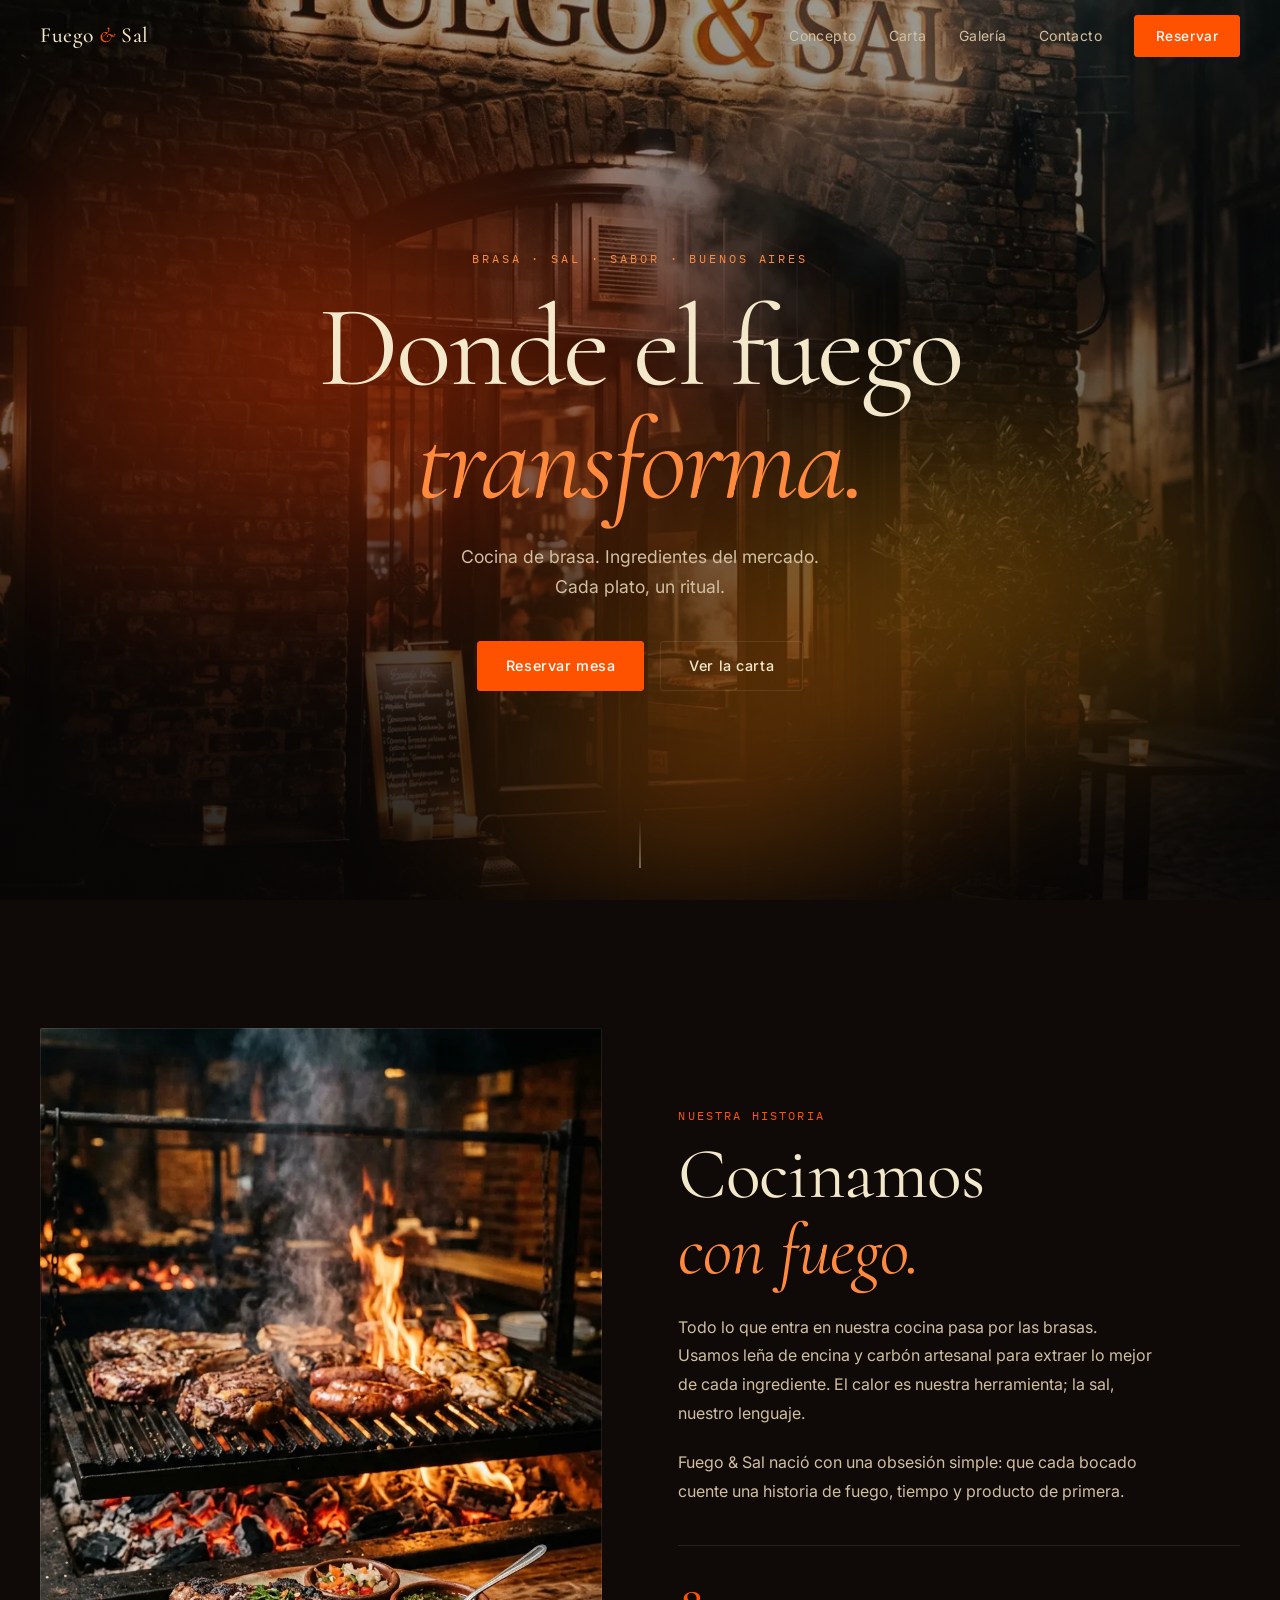
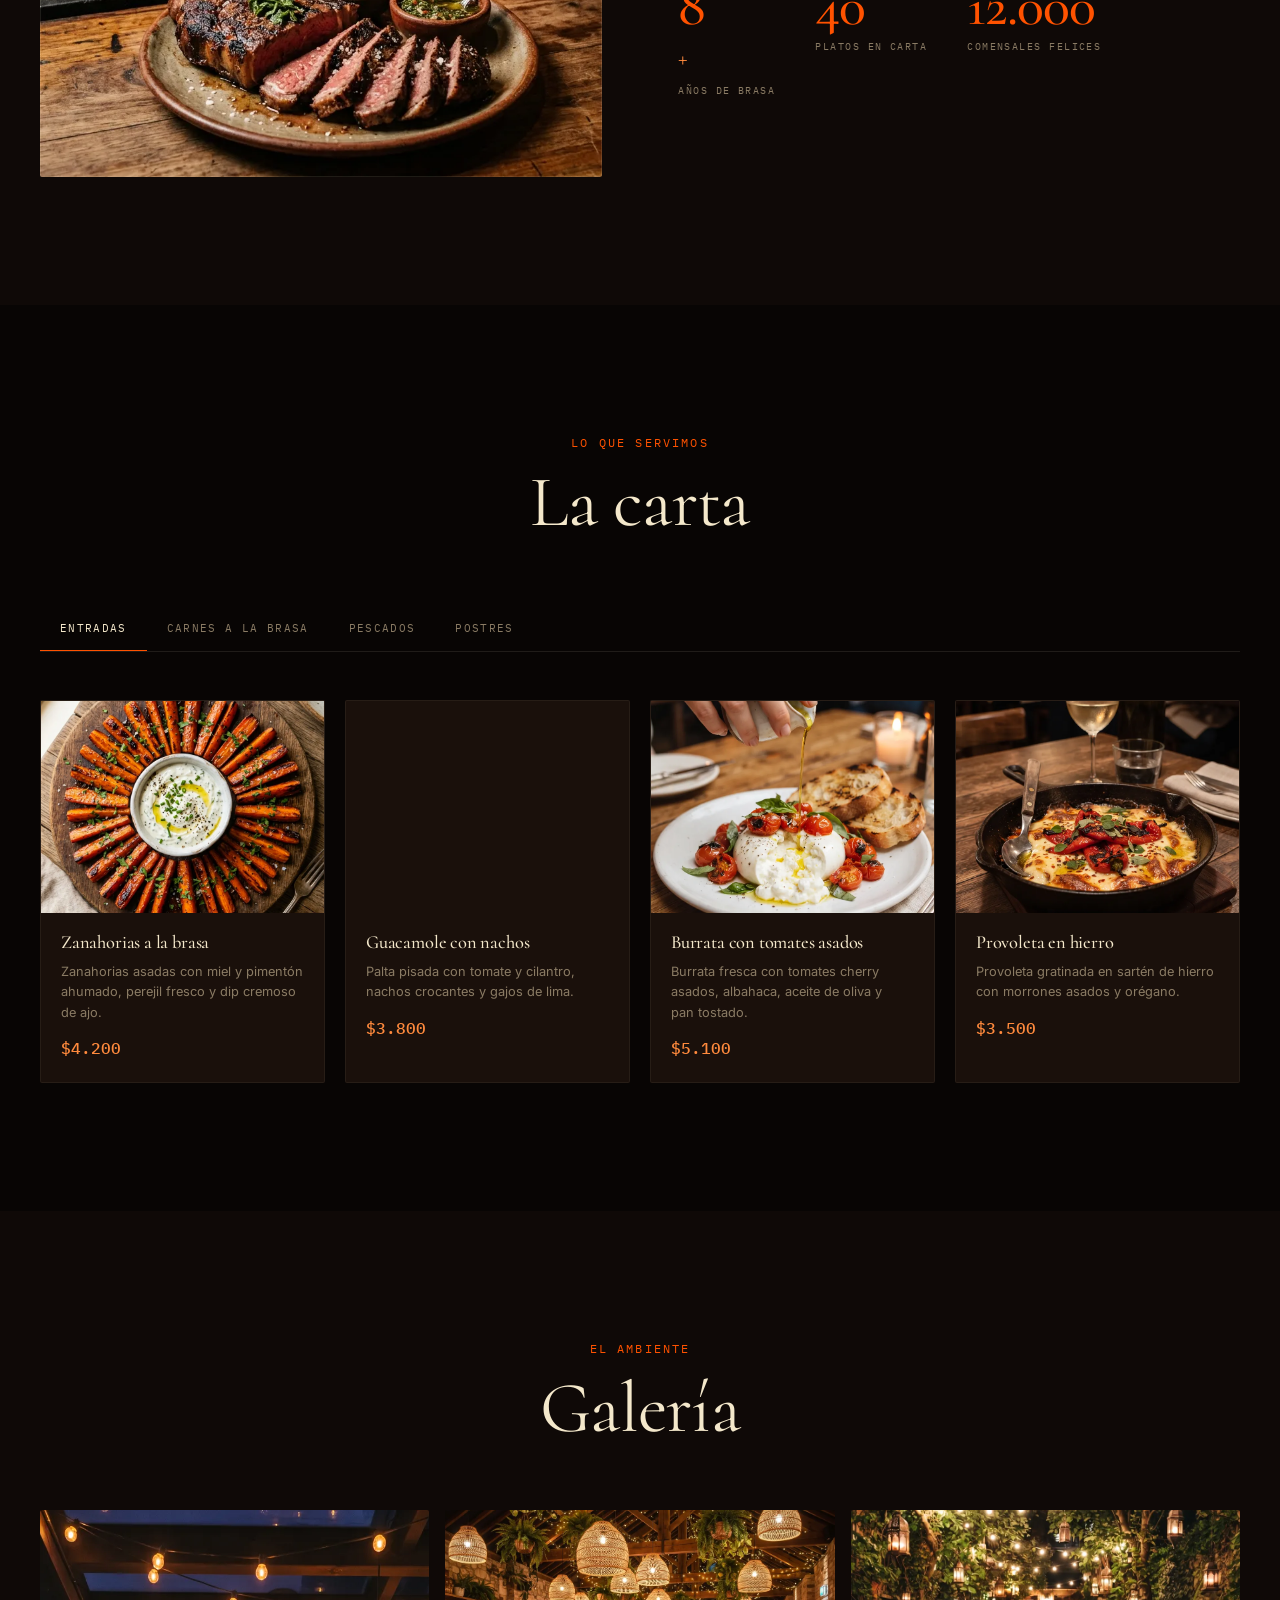
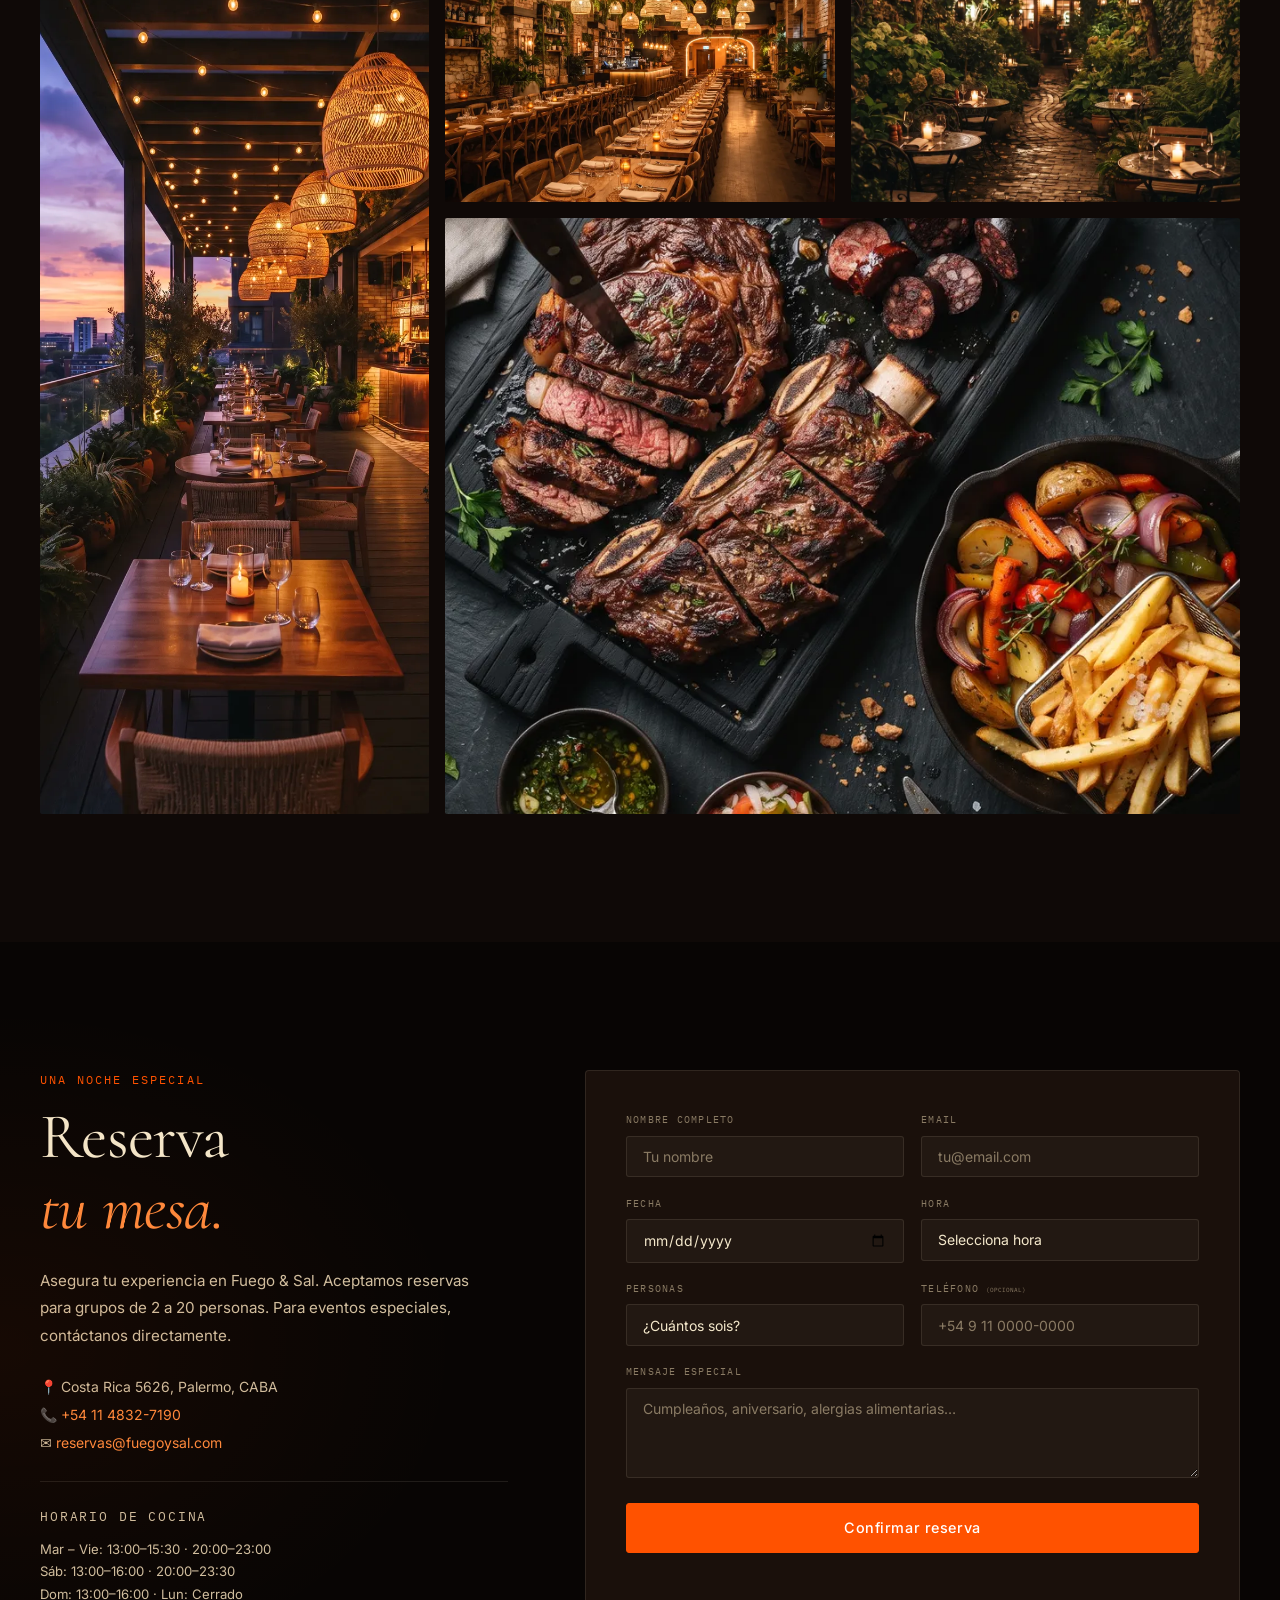
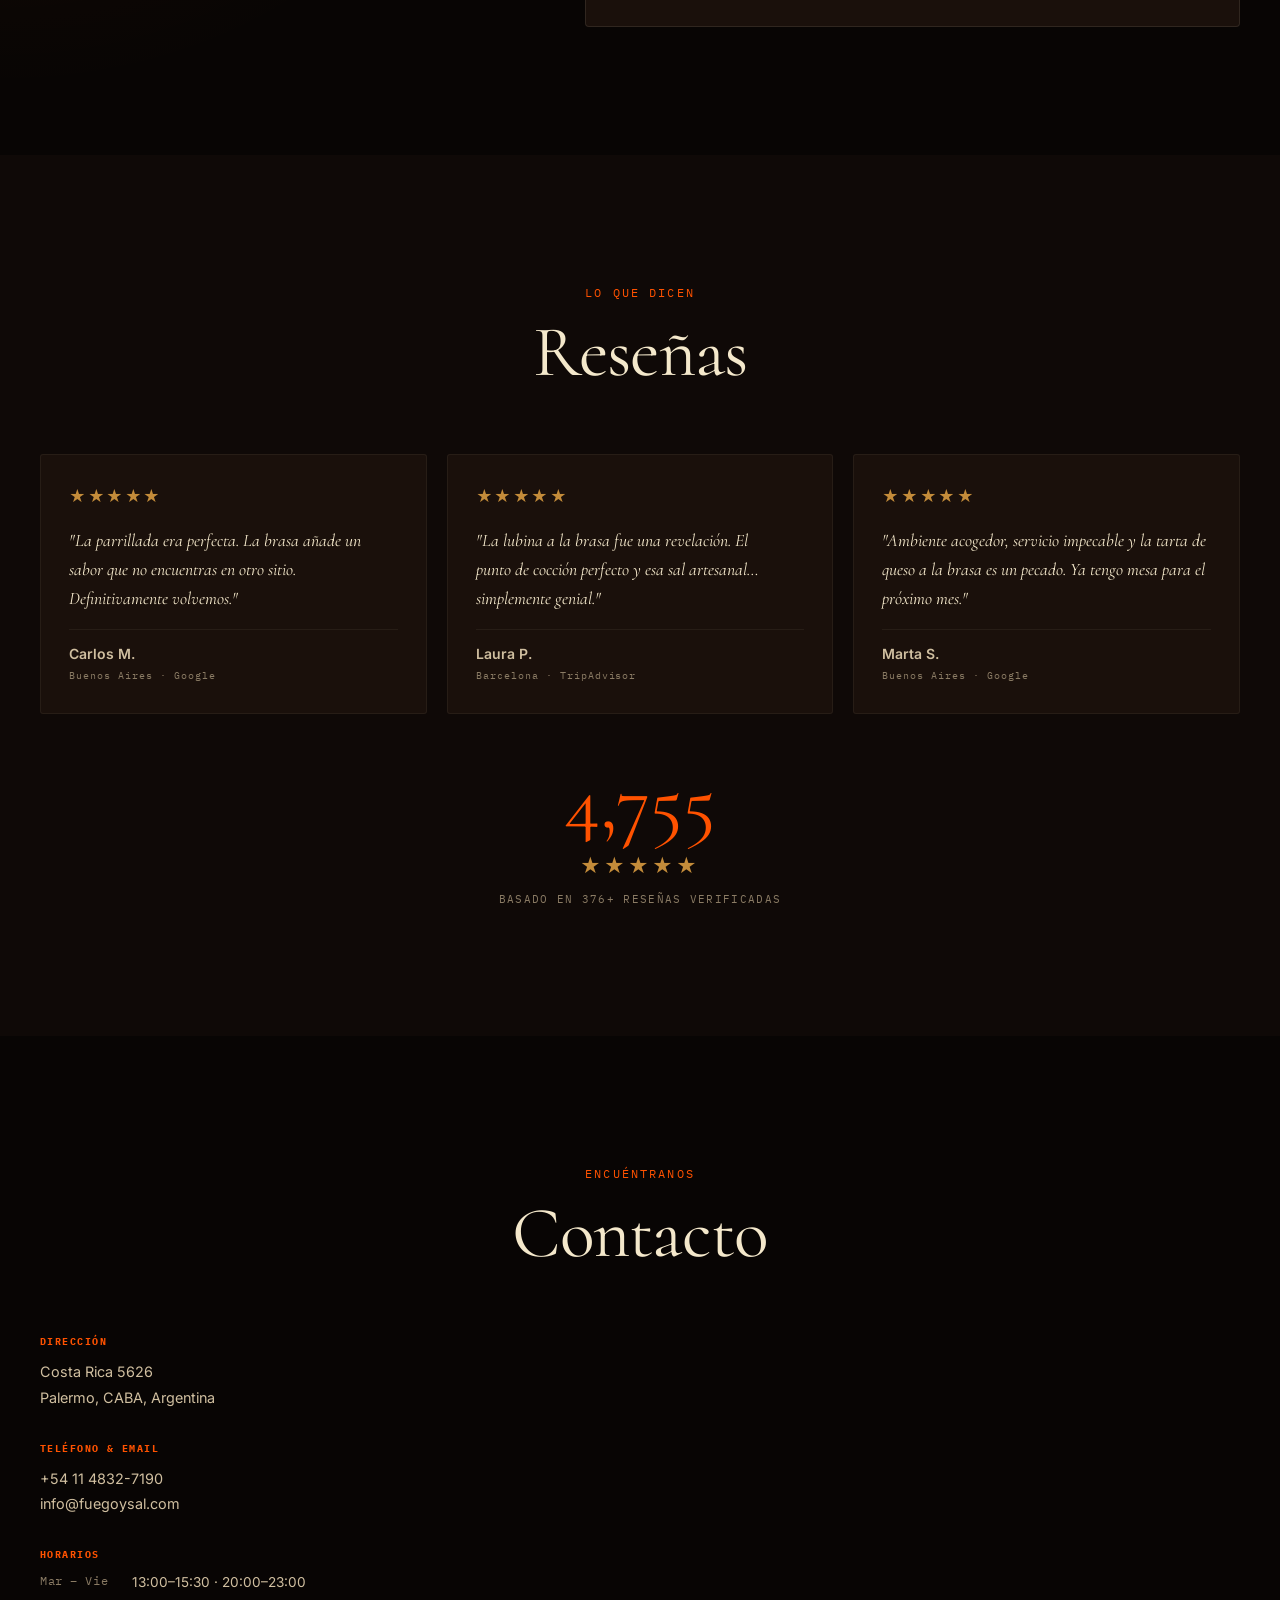
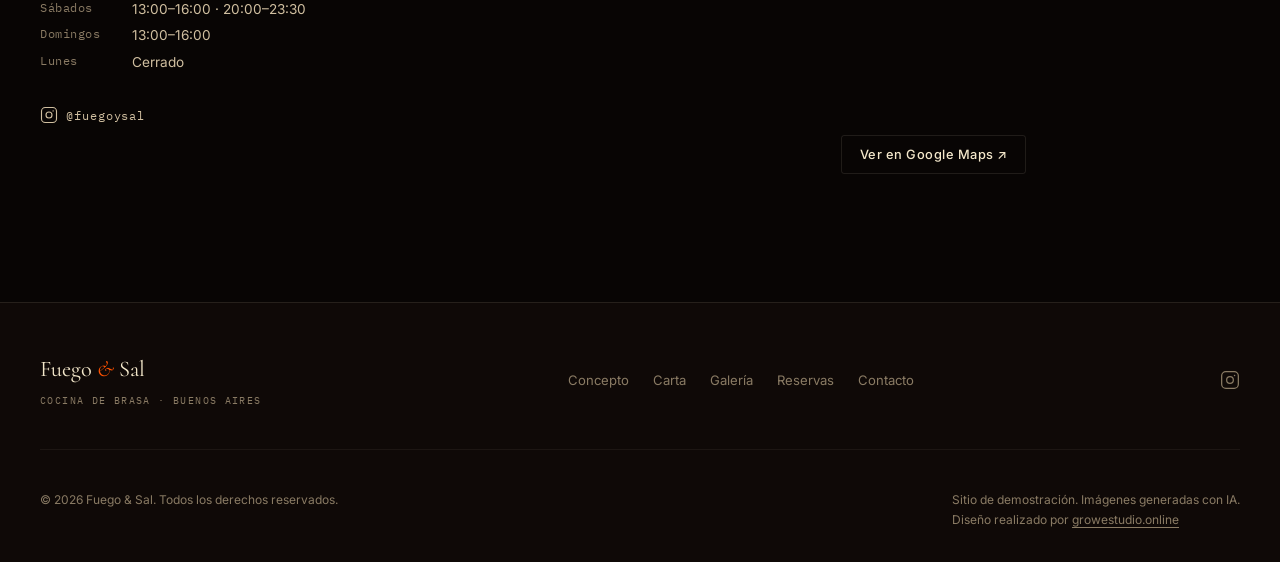
<file: index.html>
<!doctype html>
<html lang="es">
<head>
  <meta charset="UTF-8">
  <meta name="viewport" content="width=device-width, initial-scale=1.0">
  <meta name="description" content="Fuego &amp; Sal — Cocina de brasa en el corazón de Palermo, Buenos Aires. Carta de temporada, ingredientes del mercado, reservas online.">
  <title>Fuego &amp; Sal — Restaurante de Brasa · Buenos Aires</title>
    <meta name="robots" content="noindex, follow" />
    <link rel="canonical" href="https://fuego-sal.growestudio.workers.dev/" />

  <!-- Fonts -->
  <link rel="preconnect" href="https://fonts.googleapis.com">
  <link rel="preconnect" href="https://fonts.gstatic.com" crossorigin>
  <link rel="stylesheet" href="https://fonts.googleapis.com/css2?family=Cormorant:ital,wght@0,300;0,400;0,500;0,600;1,300;1,400;1,500;1,600&family=Inter:wght@300;400;500;600&family=IBM+Plex+Mono:wght@400;500&display=swap">

  <!-- Preload hero -->
  <link rel="preload" as="image" href="assets/img/hero.webp" fetchpriority="high">

  <!-- CSS -->
  <link rel="stylesheet" href="styles.css?v=20260519">
</head>
<body>

  <!-- Skip link -->
  <a class="skip-link" href="#main">Ir al contenido principal</a>

  <!-- ============================================================
       SPLASH
  ============================================================ -->
  <div class="splash" data-splash aria-hidden="true">
    <div class="splash-inner">
      <div class="splash-brand">
        <span class="splash-f">F</span>
        <span class="splash-amp">&amp;</span>
        <span class="splash-s">S</span>
      </div>
      <div class="splash-bar"></div>
    </div>
  </div>

  <!-- ============================================================
       NAV
  ============================================================ -->
  <header class="nav" data-nav>
    <a href="#inicio" class="nav-brand" aria-label="Fuego &amp; Sal — inicio">
      Fuego <span class="nav-amp">&amp;</span> Sal
    </a>
    <nav class="nav-links" aria-label="Navegación principal">
      <a href="#concepto" class="nav-link">Concepto</a>
      <a href="#carta" class="nav-link">Carta</a>
      <a href="#galeria" class="nav-link">Galería</a>
      <a href="#contacto" class="nav-link">Contacto</a>
    </nav>
    <a href="#reservas" class="btn btn-nav">Reservar</a>
    <button class="nav-burger" aria-label="Abrir menú" aria-expanded="false" aria-controls="nav-mobile">
      <span class="burger-line"></span>
      <span class="burger-line"></span>
      <span class="burger-line"></span>
    </button>
  </header>

  <!-- Mobile nav overlay -->
  <div class="nav-mobile" id="nav-mobile" role="dialog" aria-label="Menú móvil" aria-hidden="true">
    <button class="nav-mobile-close" aria-label="Cerrar menú">✕</button>
    <nav>
      <a href="#concepto" class="nav-mobile-link">Concepto</a>
      <a href="#carta" class="nav-mobile-link">Carta</a>
      <a href="#galeria" class="nav-mobile-link">Galería</a>
      <a href="#reservas" class="nav-mobile-link">Reservas</a>
      <a href="#contacto" class="nav-mobile-link">Contacto</a>
    </nav>
    <a href="#reservas" class="btn btn-primary btn-full">Reservar mesa</a>
  </div>

  <!-- ============================================================
       MAIN
  ============================================================ -->
  <main id="main">

    <!-- HERO -->
    <section class="hero" id="inicio" aria-label="Sección principal">
      <div class="hero-bg">
        <img
          src="assets/img/hero.webp"
          alt="Brasas ardientes en la parrilla de Fuego &amp; Sal"
          fetchpriority="high"
          loading="eager"
          decoding="sync"
        >
        <div class="hero-tint" aria-hidden="true"></div>
      </div>
      <div class="hero-mesh" aria-hidden="true"></div>
      <div class="hero-grain" aria-hidden="true"></div>

      <div class="hero-inner">
        <p class="hero-kicker">Brasa · Sal · Sabor · Buenos Aires</p>
        <h1 class="hero-title">
          Donde el fuego<br>
          <em>transforma.</em>
        </h1>
        <p class="hero-sub">
          Cocina de brasa. Ingredientes del mercado.<br>
          Cada plato, un ritual.
        </p>
        <div class="hero-actions">
          <a href="#reservas" class="btn btn-primary">Reservar mesa</a>
          <a href="#carta" class="btn btn-ghost">Ver la carta</a>
        </div>
      </div>

      <a href="#concepto" class="hero-scroll-cue" aria-label="Desplazarse hacia abajo">
        <span class="scroll-line" aria-hidden="true"></span>
      </a>
    </section>

    <!-- ============================================================
         CONCEPTO
    ============================================================ -->
    <section class="concepto" id="concepto" aria-label="Nuestro concepto">
      <div class="concepto-inner container">

        <div class="concepto-media reveal" data-reveal>
          <img
            src="assets/img/concept.webp"
            alt="Interior del restaurante con luz cálida y atmósfera íntima"
            loading="lazy"
            decoding="async"
          >
          <div class="concepto-media-frame" aria-hidden="true"></div>
        </div>

        <div class="concepto-text">
          <p class="eyebrow reveal" data-reveal>Nuestra historia</p>
          <h2 class="concepto-title reveal" data-reveal>
            Cocinamos<br><em>con fuego.</em>
          </h2>
          <p class="concepto-body reveal" data-reveal>
            Todo lo que entra en nuestra cocina pasa por las brasas. Usamos leña de encina y carbón artesanal para extraer lo mejor de cada ingrediente. El calor es nuestra herramienta; la sal, nuestro lenguaje.
          </p>
          <p class="concepto-body reveal" data-reveal>
            Fuego &amp; Sal nació con una obsesión simple: que cada bocado cuente una historia de fuego, tiempo y producto de primera.
          </p>
          <div class="concepto-stats" aria-label="Datos del restaurante">
            <div class="stat reveal" data-reveal>
              <span class="stat-num" data-count-to="8">8</span>
              <span class="stat-suffix">+</span>
              <span class="stat-label">años de brasa</span>
            </div>
            <div class="stat reveal" data-reveal>
              <span class="stat-num" data-count-to="40">40</span>
              <span class="stat-label">platos en carta</span>
            </div>
            <div class="stat reveal" data-reveal>
              <span class="stat-num" data-count-to="12000">12.000</span>
              <span class="stat-label">comensales felices</span>
            </div>
          </div>
        </div>

      </div>
    </section>

    <!-- ============================================================
         CARTA
    ============================================================ -->
    <section class="carta" id="carta" aria-label="Nuestra carta">
      <div class="container">

        <div class="section-head reveal" data-reveal>
          <p class="eyebrow">Lo que servimos</p>
          <h2>La carta</h2>
        </div>

        <!-- Tabs -->
        <div class="carta-tabs reveal" data-reveal role="tablist" aria-label="Categorías del menú">
          <button class="carta-tab is-active" role="tab" aria-selected="true"  aria-controls="tab-entradas" data-tab="entradas">Entradas</button>
          <button class="carta-tab" role="tab" aria-selected="false" aria-controls="tab-carnes"   data-tab="carnes">Carnes a la brasa</button>
          <button class="carta-tab" role="tab" aria-selected="false" aria-controls="tab-pescados" data-tab="pescados">Pescados</button>
          <button class="carta-tab" role="tab" aria-selected="false" aria-controls="tab-postres"  data-tab="postres">Postres</button>
        </div>

        <!-- Panel: Entradas -->
        <div class="carta-panel is-active" id="tab-entradas" role="tabpanel" data-panel="entradas">
          <div class="platos-grid">
            <article class="plato-card" data-tilt>
              <div class="plato-img">
                <img src="assets/img/entrada-1.webp" alt="Zanahorias a la brasa" loading="lazy" decoding="async">
              </div>
              <div class="plato-info">
                <h3 class="plato-name">Zanahorias a la brasa</h3>
                <p class="plato-desc">Zanahorias asadas con miel y pimentón ahumado, perejil fresco y dip cremoso de ajo.</p>
                <span class="plato-price">$4.200</span>
              </div>
            </article>
            <article class="plato-card" data-tilt>
              <div class="plato-img">
                <img src="assets/img/entrada-2.webp" alt="Guacamole con nachos" loading="lazy" decoding="async">
              </div>
              <div class="plato-info">
                <h3 class="plato-name">Guacamole con nachos</h3>
                <p class="plato-desc">Palta pisada con tomate y cilantro, nachos crocantes y gajos de lima.</p>
                <span class="plato-price">$3.800</span>
              </div>
            </article>
            <article class="plato-card" data-tilt>
              <div class="plato-img">
                <img src="assets/img/entrada-3.webp" alt="Burrata con tomates asados" loading="lazy" decoding="async">
              </div>
              <div class="plato-info">
                <h3 class="plato-name">Burrata con tomates asados</h3>
                <p class="plato-desc">Burrata fresca con tomates cherry asados, albahaca, aceite de oliva y pan tostado.</p>
                <span class="plato-price">$5.100</span>
              </div>
            </article>
            <article class="plato-card" data-tilt>
              <div class="plato-img">
                <img src="assets/img/entrada-4.webp" alt="Provoleta en hierro" loading="lazy" decoding="async">
              </div>
              <div class="plato-info">
                <h3 class="plato-name">Provoleta en hierro</h3>
                <p class="plato-desc">Provoleta gratinada en sartén de hierro con morrones asados y orégano.</p>
                <span class="plato-price">$3.500</span>
              </div>
            </article>
          </div>
        </div>

        <!-- Panel: Carnes -->
        <div class="carta-panel" id="tab-carnes" role="tabpanel" data-panel="carnes" hidden>
          <div class="platos-grid">
            <article class="plato-card" data-tilt>
              <div class="plato-img">
                <img src="assets/img/plato-ensalada.webp" alt="Tabla parrillera para compartir" loading="lazy" decoding="async">
              </div>
              <div class="plato-info">
                <h3 class="plato-name">Tabla parrillera para compartir</h3>
                <p class="plato-desc">Bife en lonchas, chorizos, choclo asado y papas fritas, con salsas para acompañar.</p>
                <span class="plato-price">$12.800</span>
              </div>
            </article>
            <article class="plato-card" data-tilt>
              <div class="plato-img">
                <img src="assets/img/concept.webp" alt="Vacío a la parrilla" loading="lazy" decoding="async">
              </div>
              <div class="plato-info">
                <h3 class="plato-name">Vacío a la parrilla</h3>
                <p class="plato-desc">Vacío cocido a la leña, cortado en lonchas y servido con chimichurri de hierbas frescas.</p>
                <span class="plato-price">$8.900</span>
              </div>
            </article>
            <article class="plato-card" data-tilt>
              <div class="plato-img">
                <img src="assets/img/plato-carne.webp" alt="Parrillada completa" loading="lazy" decoding="async">
              </div>
              <div class="plato-info">
                <h3 class="plato-name">Parrillada completa</h3>
                <p class="plato-desc">Bife ancho, asado, chorizo y morcilla, con chimichurri, salsa criolla, vegetales y papas fritas.</p>
                <span class="plato-price">$11.200</span>
              </div>
            </article>
            <article class="plato-card" data-tilt>
              <div class="plato-img">
                <img src="assets/img/cocktail.webp" alt="Brochette a la brasa" loading="lazy" decoding="async">
              </div>
              <div class="plato-info">
                <h3 class="plato-name">Brochette a la brasa</h3>
                <p class="plato-desc">Cubos de carne con morrón, cebolla morada y tomates cherry, asados sobre las brasas.</p>
                <span class="plato-price">$9.600</span>
              </div>
            </article>
          </div>
        </div>

        <!-- Panel: Pescados -->
        <div class="carta-panel" id="tab-pescados" role="tabpanel" data-panel="pescados" hidden>
          <div class="platos-grid">
            <article class="plato-card" data-tilt>
              <div class="plato-img">
                <img src="assets/img/pescado-1.webp" alt="Pescado entero a la brasa" loading="lazy" decoding="async">
              </div>
              <div class="plato-info">
                <h3 class="plato-name">Pescado entero a la brasa</h3>
                <p class="plato-desc">Pescado entero con la piel crocante, chimichurri de hierbas, lima y salsa picante.</p>
                <span class="plato-price">$10.400</span>
              </div>
            </article>
            <article class="plato-card" data-tilt>
              <div class="plato-img">
                <img src="assets/img/pescado-2.webp" alt="Pescado blanco con langostinos" loading="lazy" decoding="async">
              </div>
              <div class="plato-info">
                <h3 class="plato-name">Pescado blanco con langostinos</h3>
                <p class="plato-desc">Filet de pescado sellado con langostinos al ajillo sobre salsa bisque.</p>
                <span class="plato-price">$8.200</span>
              </div>
            </article>
            <article class="plato-card" data-tilt>
              <div class="plato-img">
                <img src="assets/img/pescado-3.webp" alt="Salmón con langostinos" loading="lazy" decoding="async">
              </div>
              <div class="plato-info">
                <h3 class="plato-name">Salmón con langostinos</h3>
                <p class="plato-desc">Salmón grillado con langostinos y tomates secos, sobre puré de papas, espinaca y manteca de limón.</p>
                <span class="plato-price">$9.800</span>
              </div>
            </article>
            <article class="plato-card" data-tilt>
              <div class="plato-img">
                <img src="assets/img/pescado-4.webp" alt="Tabla de mariscos" loading="lazy" decoding="async">
              </div>
              <div class="plato-info">
                <h3 class="plato-name">Tabla de mariscos</h3>
                <p class="plato-desc">Langostinos, pulpo y rabas a la parrilla con limón, alioli y salsa de morrones.</p>
                <span class="plato-price">$7.600</span>
              </div>
            </article>
          </div>
        </div>

        <!-- Panel: Postres -->
        <div class="carta-panel" id="tab-postres" role="tabpanel" data-panel="postres" hidden>
          <div class="platos-grid">
            <article class="plato-card" data-tilt>
              <div class="plato-img">
                <img src="assets/img/postre-1.webp" alt="Volcán de chocolate" loading="lazy" decoding="async">
              </div>
              <div class="plato-info">
                <h3 class="plato-name">Volcán de chocolate</h3>
                <p class="plato-desc">Corazón de chocolate fundente con frambuesas, arándanos y cacao.</p>
                <span class="plato-price">$2.800</span>
              </div>
            </article>
            <article class="plato-card" data-tilt>
              <div class="plato-img">
                <img src="assets/img/postre-2.webp" alt="Brownie con helado" loading="lazy" decoding="async">
              </div>
              <div class="plato-info">
                <h3 class="plato-name">Brownie con helado</h3>
                <p class="plato-desc">Brownie tibio con helado de vainilla, salsa de chocolate y nueces tostadas.</p>
                <span class="plato-price">$2.600</span>
              </div>
            </article>
            <article class="plato-card" data-tilt>
              <div class="plato-img">
                <img src="assets/img/postre-3.webp" alt="Torta de chocolate" loading="lazy" decoding="async">
              </div>
              <div class="plato-info">
                <h3 class="plato-name">Torta de chocolate</h3>
                <p class="plato-desc">Capas de bizcochuelo y crema de chocolate, cubierta con ganache.</p>
                <span class="plato-price">$2.200</span>
              </div>
            </article>
            <article class="plato-card" data-tilt>
              <div class="plato-img">
                <img src="assets/img/postre-4.webp" alt="Panqueques con frutos rojos" loading="lazy" decoding="async">
              </div>
              <div class="plato-info">
                <h3 class="plato-name">Panqueques con frutos rojos</h3>
                <p class="plato-desc">Pila de panqueques esponjosos con frutillas, arándanos y azúcar impalpable.</p>
                <span class="plato-price">$2.400</span>
              </div>
            </article>
          </div>
        </div>

      </div>
    </section>

    <!-- ============================================================
         GALERÍA
    ============================================================ -->
    <section class="galeria" id="galeria" aria-label="Galería de imágenes">
      <div class="container">
        <div class="section-head reveal" data-reveal>
          <p class="eyebrow">El ambiente</p>
          <h2>Galería</h2>
        </div>
        <div class="galeria-grid">
          <figure class="galeria-item galeria-item--tall reveal" data-reveal>
            <img src="assets/img/galeria-1.webp" alt="Terraza del restaurante al atardecer" loading="lazy" decoding="async">
            <figcaption class="galeria-caption">Sala principal</figcaption>
          </figure>
          <figure class="galeria-item reveal" data-reveal>
            <img src="assets/img/galeria-2.webp" alt="Salón principal con lámparas de mimbre" loading="lazy" decoding="async">
            <figcaption class="galeria-caption">Nuestra cocina</figcaption>
          </figure>
          <figure class="galeria-item reveal" data-reveal>
            <img src="assets/img/galeria-3.webp" alt="Patio iluminado con guirnaldas de noche" loading="lazy" decoding="async">
            <figcaption class="galeria-caption">Terraza</figcaption>
          </figure>
          <figure class="galeria-item galeria-item--wide reveal" data-reveal>
            <img src="assets/img/plato-carne.webp" alt="Parrillada completa recién servida" loading="lazy" decoding="async">
            <figcaption class="galeria-caption">Nuestra especialidad</figcaption>
          </figure>
        </div>
      </div>
    </section>

    <!-- ============================================================
         RESERVAS
    ============================================================ -->
    <section class="reservas" id="reservas" aria-label="Formulario de reservas">
      <div class="reservas-inner container">

        <div class="reservas-text">
          <p class="eyebrow reveal" data-reveal>Una noche especial</p>
          <h2 class="reveal" data-reveal>Reserva<br><em>tu mesa.</em></h2>
          <p class="reservas-body reveal" data-reveal>
            Asegura tu experiencia en Fuego &amp; Sal. Aceptamos reservas para grupos de 2 a 20 personas. Para eventos especiales, contáctanos directamente.
          </p>
          <address class="reservas-meta reveal" data-reveal>
            <p><span aria-hidden="true">📍</span> Costa Rica 5626, Palermo, CABA</p>
            <p><span aria-hidden="true">📞</span> <a href="tel:+541148327190">+54 11 4832-7190</a></p>
            <p><span aria-hidden="true">✉</span> <a href="mailto:reservas@fuegoysal.com">reservas@fuegoysal.com</a></p>
          </address>
          <div class="reservas-horario reveal" data-reveal>
            <p class="horario-label">Horario de cocina</p>
            <p>Mar – Vie: 13:00–15:30 · 20:00–23:00</p>
            <p>Sáb: 13:00–16:00 · 20:00–23:30</p>
            <p>Dom: 13:00–16:00 · Lun: Cerrado</p>
          </div>
        </div>

        <div class="reservas-form-wrap reveal" data-reveal>
          <form class="reservas-form" id="form-reservas" novalidate aria-label="Formulario de reserva">
            <div class="form-row">
              <div class="form-field">
                <label for="f-nombre">Nombre completo</label>
                <input type="text" id="f-nombre" name="nombre" placeholder="Tu nombre" required autocomplete="name">
              </div>
              <div class="form-field">
                <label for="f-email">Email</label>
                <input type="email" id="f-email" name="email" placeholder="tu@email.com" required autocomplete="email">
              </div>
            </div>
            <div class="form-row">
              <div class="form-field">
                <label for="f-fecha">Fecha</label>
                <input type="date" id="f-fecha" name="fecha" required>
              </div>
              <div class="form-field">
                <label for="f-hora">Hora</label>
                <select id="f-hora" name="hora" required>
                  <option value="">Selecciona hora</option>
                  <optgroup label="Mediodía">
                    <option value="13:00">13:00</option>
                    <option value="13:30">13:30</option>
                    <option value="14:00">14:00</option>
                    <option value="14:30">14:30</option>
                  </optgroup>
                  <optgroup label="Noche">
                    <option value="20:00">20:00</option>
                    <option value="20:30">20:30</option>
                    <option value="21:00">21:00</option>
                    <option value="21:30">21:30</option>
                    <option value="22:00">22:00</option>
                  </optgroup>
                </select>
              </div>
            </div>
            <div class="form-row">
              <div class="form-field">
                <label for="f-personas">Personas</label>
                <select id="f-personas" name="personas" required>
                  <option value="">¿Cuántos sois?</option>
                  <option value="1">1 persona</option>
                  <option value="2">2 personas</option>
                  <option value="3">3 personas</option>
                  <option value="4">4 personas</option>
                  <option value="5">5 personas</option>
                  <option value="6">6 personas</option>
                  <option value="7">7 personas</option>
                  <option value="8+">8 o más</option>
                </select>
              </div>
              <div class="form-field">
                <label for="f-tel">Teléfono <span class="field-optional">(opcional)</span></label>
                <input type="tel" id="f-tel" name="telefono" placeholder="+54 9 11 0000-0000" autocomplete="tel">
              </div>
            </div>
            <div class="form-field form-field--full">
              <label for="f-mensaje">Mensaje especial</label>
              <textarea id="f-mensaje" name="mensaje" placeholder="Cumpleaños, aniversario, alergias alimentarias…" rows="3"></textarea>
            </div>
            <button type="submit" class="btn btn-primary btn-submit" id="btn-submit">
              <span class="btn-text">Confirmar reserva</span>
              <span class="btn-loading" aria-hidden="true">Enviando…</span>
              <svg class="btn-check" viewBox="0 0 24 24" fill="none" stroke="currentColor" stroke-width="2.5" stroke-linecap="round" stroke-linejoin="round" aria-hidden="true">
                <polyline points="20 6 9 17 4 12"></polyline>
              </svg>
            </button>
            <p class="form-notice" role="alert" aria-live="polite" aria-atomic="true"></p>
          </form>
        </div>

      </div>
    </section>

    <!-- ============================================================
         RESEÑAS
    ============================================================ -->
    <section class="resenas" id="resenas" aria-label="Reseñas de clientes">
      <div class="container">
        <div class="section-head reveal" data-reveal>
          <p class="eyebrow">Lo que dicen</p>
          <h2>Reseñas</h2>
        </div>
        <div class="resenas-grid">
          <article class="resena-card reveal" data-reveal>
            <div class="resena-stars" aria-label="5 estrellas de 5">★★★★★</div>
            <blockquote>
              <p>"La parrillada era perfecta. La brasa añade un sabor que no encuentras en otro sitio. Definitivamente volvemos."</p>
            </blockquote>
            <footer class="resena-autor">
              <strong>Carlos M.</strong>
              <span>Buenos Aires · Google</span>
            </footer>
          </article>
          <article class="resena-card reveal" data-reveal>
            <div class="resena-stars" aria-label="5 estrellas de 5">★★★★★</div>
            <blockquote>
              <p>"La lubina a la brasa fue una revelación. El punto de cocción perfecto y esa sal artesanal… simplemente genial."</p>
            </blockquote>
            <footer class="resena-autor">
              <strong>Laura P.</strong>
              <span>Barcelona · TripAdvisor</span>
            </footer>
          </article>
          <article class="resena-card reveal" data-reveal>
            <div class="resena-stars" aria-label="5 estrellas de 5">★★★★★</div>
            <blockquote>
              <p>"Ambiente acogedor, servicio impecable y la tarta de queso a la brasa es un pecado. Ya tengo mesa para el próximo mes."</p>
            </blockquote>
            <footer class="resena-autor">
              <strong>Marta S.</strong>
              <span>Buenos Aires · Google</span>
            </footer>
          </article>
        </div>
        <div class="resenas-aggregate reveal" data-reveal>
          <span class="agg-num" data-count-to="4.8">4.8</span>
          <span class="agg-stars" aria-hidden="true">★★★★★</span>
          <span class="agg-label">Basado en <span data-count-to="380">380</span>+ reseñas verificadas</span>
        </div>
      </div>
    </section>

    <!-- ============================================================
         CONTACTO
    ============================================================ -->
    <section class="contacto" id="contacto" aria-label="Información de contacto">
      <div class="container">
        <div class="section-head reveal" data-reveal>
          <p class="eyebrow">Encuéntranos</p>
          <h2>Contacto</h2>
        </div>
        <div class="contacto-inner">
          <div class="contacto-info">
            <div class="info-block reveal" data-reveal>
              <h3>Dirección</h3>
              <address>
                Costa Rica 5626<br>
                Palermo, CABA, Argentina
              </address>
            </div>
            <div class="info-block reveal" data-reveal>
              <h3>Teléfono &amp; Email</h3>
              <p><a href="tel:+541148327190">+54 11 4832-7190</a></p>
              <p><a href="mailto:info@fuegoysal.com">info@fuegoysal.com</a></p>
            </div>
            <div class="info-block reveal" data-reveal>
              <h3>Horarios</h3>
              <dl class="horarios-lista">
                <dt>Mar – Vie</dt><dd>13:00–15:30 · 20:00–23:00</dd>
                <dt>Sábados</dt><dd>13:00–16:00 · 20:00–23:30</dd>
                <dt>Domingos</dt><dd>13:00–16:00</dd>
                <dt>Lunes</dt><dd>Cerrado</dd>
              </dl>
            </div>
            <div class="info-block info-social reveal" data-reveal>
              <a href="#" class="social-link" aria-label="Instagram de Fuego y Sal" rel="noopener noreferrer">
                <svg width="18" height="18" viewBox="0 0 24 24" fill="none" stroke="currentColor" stroke-width="1.5" aria-hidden="true">
                  <rect x="2" y="2" width="20" height="20" rx="5"></rect>
                  <circle cx="12" cy="12" r="4"></circle>
                  <circle cx="17.5" cy="6.5" r="0.9" fill="currentColor" stroke="none"></circle>
                </svg>
                @fuegoysal
              </a>
            </div>
          </div>

          <div class="contacto-mapa reveal" data-reveal>
            <iframe
              src="https://maps.google.com/maps?q=Costa+Rica+5626,+Palermo,+Buenos+Aires,+Argentina&output=embed&z=16"
              width="100%"
              height="380"
              style="border:0;border-radius:3px;filter:saturate(0.7) contrast(1.1);"
              allowfullscreen=""
              loading="lazy"
              referrerpolicy="no-referrer-when-downgrade"
              title="Ubicación de Fuego &amp; Sal — Costa Rica 5626, Palermo, CABA"
              aria-label="Mapa de Google Maps mostrando Costa Rica 5626, Palermo, Buenos Aires"
            ></iframe>
            <div style="margin-top:.75rem;text-align:center;">
              <a href="https://maps.google.com/?q=Costa+Rica+5626+Palermo+Buenos+Aires+Argentina" target="_blank" rel="noopener noreferrer" class="btn btn-ghost btn-sm">Ver en Google Maps ↗</a>
            </div>
          </div>
        </div>
      </div>
    </section>

  </main>

  <!-- ============================================================
       FOOTER
  ============================================================ -->
  <footer class="footer" role="contentinfo">
    <div class="container">
      <div class="footer-top">
        <div class="footer-brand">
          <span class="footer-logo">Fuego <span class="footer-amp">&amp;</span> Sal</span>
          <p class="footer-tagline">Cocina de brasa · Buenos Aires</p>
        </div>
        <nav class="footer-nav" aria-label="Pie de página">
          <a href="#concepto">Concepto</a>
          <a href="#carta">Carta</a>
          <a href="#galeria">Galería</a>
          <a href="#reservas">Reservas</a>
          <a href="#contacto">Contacto</a>
        </nav>
        <div class="footer-social">
          <a href="#" aria-label="Instagram de Fuego y Sal" rel="noopener noreferrer">
            <svg width="20" height="20" viewBox="0 0 24 24" fill="none" stroke="currentColor" stroke-width="1.5" aria-hidden="true">
              <rect x="2" y="2" width="20" height="20" rx="5"></rect>
              <circle cx="12" cy="12" r="4"></circle>
              <circle cx="17.5" cy="6.5" r="0.9" fill="currentColor" stroke="none"></circle>
            </svg>
          </a>
        </div>
      </div>
      <div class="footer-bottom">
        <p>© 2026 Fuego &amp; Sal. Todos los derechos reservados.</p>
        <p class="footer-credits-note">
          Sitio de demostración. Imágenes generadas con IA.<br>
          Diseño realizado por <a href="https://growestudio.online" target="_blank" rel="noopener">growestudio.online</a>
        </p>
      </div>
    </div>
  </footer>

  <!-- Custom cursor (desktop only) -->
  <div class="cursor" aria-hidden="true">
    <div class="cursor-dot"></div>
    <div class="cursor-ring"></div>
  </div>

  <!-- Scripts: libs first, then data, then entry point -->
  <script defer src="lib/gsap.min.js?v=20260519"></script>
  <script defer src="lib/ScrollTrigger.min.js?v=20260519"></script>
  <script defer src="lib/manifest.js?v=20260519"></script>
  <script defer src="main.js?v=20260519"></script>

</body>
</html>
</file>
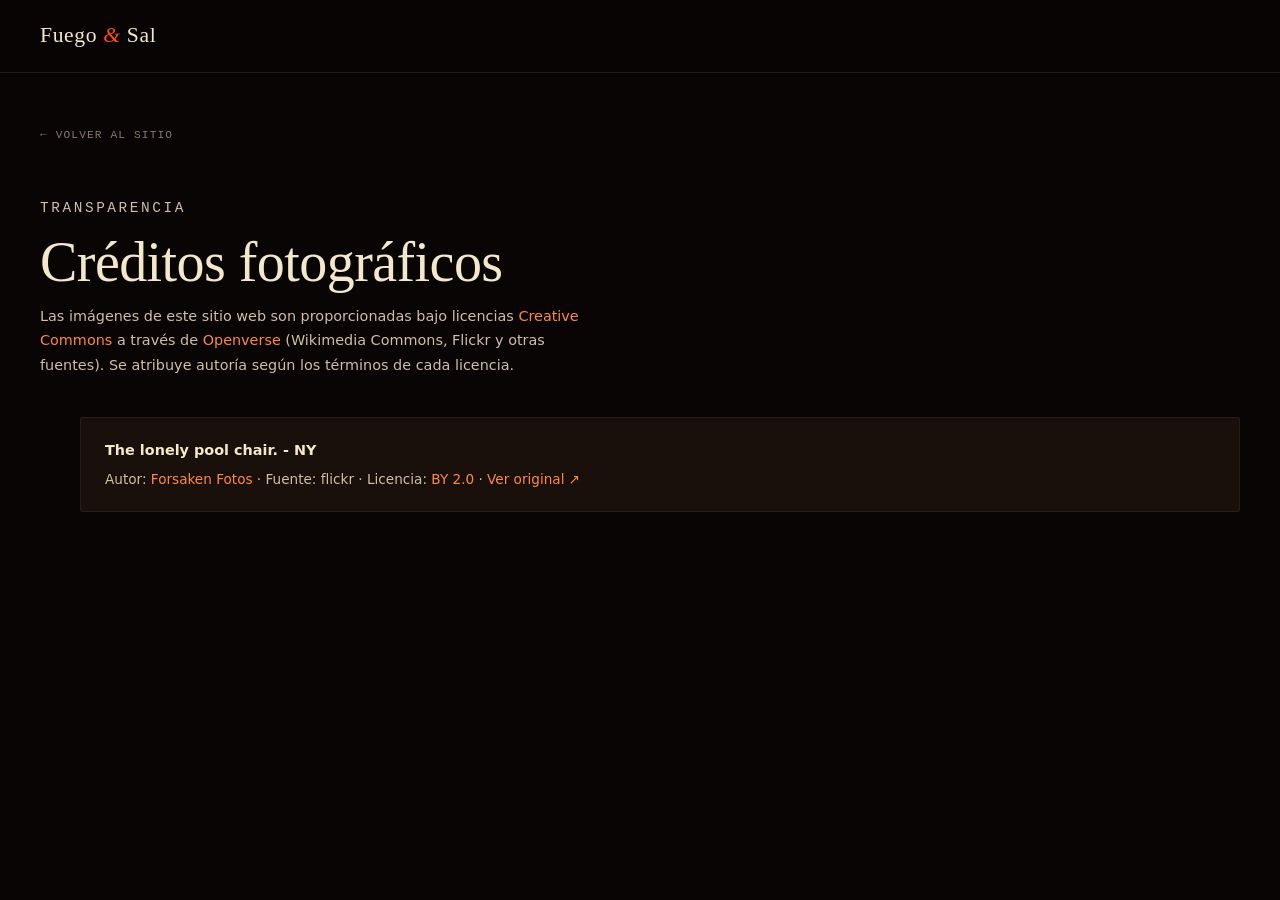
<file: creditos.html>
<!doctype html>
<html lang="es">
<head>
  <meta charset="UTF-8">
  <meta name="viewport" content="width=device-width, initial-scale=1.0">
  <title>Créditos fotográficos · Fuego &amp; Sal</title>
  <link rel="stylesheet" href="styles.css?v=20260515">
  <style>
    .page-credits { padding-top: calc(var(--nav-h) + 3rem); min-height: 100vh; }
    .credits-header { margin-bottom: 2.5rem; }
    .credits-header h1 { font-family: var(--serif); font-size: clamp(2rem,5vw,3.5rem); font-weight:400; color: var(--cream); }
    .credits-header p  { margin-top: .75rem; color: var(--cream-2); font-size:.9rem; line-height:1.7; max-width:60ch; }
    .credits-header a  { color: var(--accent-2); }
    .credits-list { list-style: none; display: flex; flex-direction: column; gap: 1.25rem; margin-top: 2rem; }
    .credits-list li {
      padding: 1.25rem 1.5rem;
      background: var(--bg-3);
      border: 1px solid var(--line-2);
      border-radius: 3px;
      font-size: .85rem;
      color: var(--cream-2);
      line-height: 1.7;
    }
    .credits-list strong { color: var(--cream); display: block; margin-bottom: .3rem; font-size: .9rem; }
    .credits-list a { color: var(--accent-2); transition: color .2s; }
    .credits-list a:hover { color: var(--cream); }
    .back-link {
      display: inline-flex; align-items: center; gap: .4rem;
      font-family: var(--mono); font-size: .7rem; letter-spacing: .1em; text-transform: uppercase;
      color: var(--cream-3); margin-bottom: 2.5rem;
      transition: color .2s;
    }
    .back-link:hover { color: var(--cream); }
    .loading-msg { color: var(--cream-3); font-size: .9rem; }
  </style>
</head>
<body class="page-credits">

  <header class="nav is-solid" style="position:fixed">
    <a href="index.html" class="nav-brand">Fuego <span class="nav-amp">&amp;</span> Sal</a>
  </header>

  <main class="container">
    <a href="index.html" class="back-link">← Volver al sitio</a>
    <div class="credits-header">
      <p class="eyebrow">Transparencia</p>
      <h1>Créditos fotográficos</h1>
      <p>
        Las imágenes de este sitio web son proporcionadas bajo licencias
        <a href="https://creativecommons.org/" target="_blank" rel="noopener">Creative Commons</a>
        a través de <a href="https://openverse.org" target="_blank" rel="noopener">Openverse</a>
        (Wikimedia Commons, Flickr y otras fuentes).
        Se atribuye autoría según los términos de cada licencia.
      </p>
    </div>
    <ul class="credits-list" id="credits-list">
      <li class="loading-msg">Cargando créditos…</li>
    </ul>
  </main>

  <script>
  (function () {
    "use strict";
    fetch("assets/credits.json")
      .then(function(r) { return r.json(); })
      .then(function(data) {
        var list = document.getElementById("credits-list");
        if (!list) return;
        var entries = Array.isArray(data) ? data : Object.values(data);
        if (!entries.length) {
          list.innerHTML = "<li>No hay créditos registrados.</li>";
          return;
        }
        list.innerHTML = entries.map(function(c) {
          var author = c.creator_url
            ? '<a href="' + c.creator_url + '" target="_blank" rel="noopener">' + (c.creator || "Desconocido") + '</a>'
            : (c.creator || "Desconocido");
          var license = c.license_url
            ? '<a href="' + c.license_url + '" target="_blank" rel="noopener">' + (c.license || "").toUpperCase() + ' ' + (c.license_version || "") + '</a>'
            : ((c.license || "").toUpperCase());
          var original = c.foreign_landing_url
            ? ' · <a href="' + c.foreign_landing_url + '" target="_blank" rel="noopener">Ver original ↗</a>'
            : "";
          return "<li><strong>" + (c.title || "Sin título") + "</strong>" +
            "Autor: " + author + " · Fuente: " + (c.source || "—") +
            " · Licencia: " + license + original + "</li>";
        }).join("");
      })
      .catch(function() {
        var list = document.getElementById("credits-list");
        if (list) list.innerHTML = "<li>No se pudieron cargar los créditos. Abre el sitio desde un servidor HTTP.</li>";
      });
  })();
  </script>

</body>
</html>
</file>
<file: styles.css>
/* =============================================================
   1. Tokens
   ============================================================= */
:root {
  --bg:       #080504;
  --bg-2:     #0f0907;
  --bg-3:     #1a100b;
  --cream:    #F4E8CB;
  --cream-2:  #D0BFA0;
  --cream-3:  #8A7B64;
  --accent:   #FF5200;
  --accent-2: #FF8A3D;
  --gold:     #C48C3A;
  --line:     rgba(244, 232, 203, 0.10);
  --line-2:   rgba(244, 232, 203, 0.06);

  --serif:  "Cormorant", Georgia, "Times New Roman", serif;
  --sans:   "Inter", -apple-system, BlinkMacSystemFont, "Segoe UI", system-ui, sans-serif;
  --mono:   "IBM Plex Mono", "Courier New", monospace;

  --gutter:    clamp(1.25rem, 5vw, 2.5rem);
  --section:   clamp(5rem, 10vw, 9rem);
  --container: 80rem;
  --nav-h:     72px;

  --ease-out:    cubic-bezier(0.16, 1, 0.3, 1);
  --ease-soft:   cubic-bezier(0.25, 0.46, 0.45, 0.94);
  --ease-bounce: cubic-bezier(0.34, 1.56, 0.64, 1);
}

/* =============================================================
   2. Reset & base
   ============================================================= */
*, *::before, *::after { box-sizing: border-box; margin: 0; }

html {
  -webkit-text-size-adjust: 100%;
  scroll-behavior: smooth;
  overflow-x: clip;
}

@media (prefers-reduced-motion: reduce) {
  html { scroll-behavior: auto; }
}

body {
  font-family: var(--sans);
  font-size: 16px;
  line-height: 1.65;
  background: var(--bg);
  color: var(--cream-2);
  -webkit-font-smoothing: antialiased;
  -moz-osx-font-smoothing: grayscale;
  text-rendering: optimizeLegibility;
  overflow-x: clip;
  overscroll-behavior-y: none;
}

img, svg, video { display: block; max-width: 100%; }
img { height: auto; }
button { font: inherit; color: inherit; cursor: pointer; border: 0; background: none; }
a { color: inherit; text-decoration: none; }
p { text-wrap: pretty; }
h1, h2, h3, h4 { text-wrap: balance; line-height: 1.05; letter-spacing: -0.01em; }
address { font-style: normal; }

::selection { background: var(--accent); color: var(--cream); }

:focus-visible {
  outline: 2px solid var(--accent);
  outline-offset: 3px;
  border-radius: 4px;
}

/* =============================================================
   3. Utilities
   ============================================================= */
.skip-link {
  position: fixed; top: -100px; left: 1rem;
  padding: .6rem 1.2rem;
  background: var(--cream); color: var(--bg);
  font-size: .875rem; font-weight: 600;
  z-index: 9999; border-radius: 6px;
  transition: top .2s var(--ease-out);
}
.skip-link:focus { top: 1rem; }

.container {
  width: min(var(--container), 100% - var(--gutter) * 2);
  margin-inline: auto;
}

.eyebrow {
  font-family: var(--mono);
  font-size: clamp(.65rem, 1.2vw, .75rem);
  letter-spacing: .18em;
  text-transform: uppercase;
  color: var(--accent);
  margin-bottom: .75rem;
}

.section-head {
  text-align: center;
  margin-bottom: clamp(2.5rem, 5vw, 4rem);
}

.section-head h2 {
  font-family: var(--serif);
  font-size: clamp(2.5rem, 6vw, 4.5rem);
  font-weight: 400;
  color: var(--cream);
  margin-top: .5rem;
}

.section-head h2 em {
  font-style: italic;
  color: var(--accent-2);
}

/* =============================================================
   4. Buttons
   ============================================================= */
.btn {
  display: inline-flex;
  align-items: center;
  gap: .5rem;
  padding: .75rem 1.75rem;
  border-radius: 3px;
  font-size: .9rem;
  font-weight: 500;
  letter-spacing: .04em;
  transition: transform .25s var(--ease-out), box-shadow .25s var(--ease-out), background .2s, color .2s;
  white-space: nowrap;
}

.btn-primary {
  background: var(--accent);
  color: #fff;
  border: 1px solid var(--accent);
}
.btn-primary:hover {
  background: var(--accent-2);
  border-color: var(--accent-2);
  transform: translateY(-2px);
  box-shadow: 0 8px 32px rgba(255, 82, 0, 0.4);
}

.btn-ghost {
  background: transparent;
  color: var(--cream);
  border: 1px solid var(--line);
}
.btn-ghost:hover {
  border-color: var(--cream-2);
  transform: translateY(-2px);
}

.btn-nav {
  background: var(--accent);
  color: #fff;
  border: 1px solid var(--accent);
  padding: .55rem 1.3rem;
  font-size: .85rem;
}
.btn-nav:hover {
  background: var(--accent-2);
  border-color: var(--accent-2);
}

.btn-sm {
  padding: .5rem 1.1rem;
  font-size: .8rem;
}

.btn-full { width: 100%; justify-content: center; }

/* =============================================================
   5. SPLASH
   ============================================================= */
.splash {
  position: fixed;
  inset: 0;
  z-index: 9000;
  background: var(--bg);
  display: flex;
  align-items: center;
  justify-content: center;
  pointer-events: all;
  /* CSS safety: auto-hide at 4.5s even if JS fails */
  animation: splashSafety .01s 4.5s forwards;
}

@keyframes splashSafety {
  to { opacity: 0; pointer-events: none; visibility: hidden; }
}

.splash.is-out {
  opacity: 0;
  pointer-events: none;
  transition: opacity .6s var(--ease-out);
}

.splash-inner {
  display: flex;
  flex-direction: column;
  align-items: center;
  gap: 1.5rem;
}

.splash-brand {
  display: flex;
  align-items: baseline;
  gap: .4rem;
  font-family: var(--serif);
  font-size: clamp(3rem, 10vw, 5rem);
  font-weight: 400;
  color: var(--cream);
  letter-spacing: .02em;
  animation: splashBrandIn .8s .2s var(--ease-out) both;
}

.splash-amp {
  color: var(--accent);
  font-style: italic;
}

.splash-bar {
  width: 48px; height: 2px;
  background: var(--accent);
  animation: splashBarIn .6s .6s var(--ease-out) both;
}

@keyframes splashBrandIn {
  from { opacity: 0; transform: translateY(20px); }
  to   { opacity: 1; transform: none; }
}

@keyframes splashBarIn {
  from { width: 0; opacity: 0; }
  to   { width: 48px; opacity: 1; }
}

/* =============================================================
   6. NAV
   ============================================================= */
.nav {
  position: fixed;
  top: 0; left: 0; right: 0;
  z-index: 500;
  height: var(--nav-h);
  display: flex;
  align-items: center;
  padding-inline: var(--gutter);
  gap: 2rem;
  transition: background .4s var(--ease-out), box-shadow .4s var(--ease-out);
}

.nav.is-solid {
  background: rgba(8, 5, 4, 0.94);
  backdrop-filter: blur(16px);
  -webkit-backdrop-filter: blur(16px);
  box-shadow: 0 1px 0 var(--line);
}

.nav-brand {
  font-family: var(--serif);
  font-size: 1.35rem;
  font-weight: 500;
  color: var(--cream);
  flex-shrink: 0;
  letter-spacing: .03em;
}

.nav-amp { color: var(--accent); font-style: italic; }

.nav-links {
  display: none;
  align-items: center;
  gap: 2rem;
  margin-left: auto;
}

@media (min-width: 960px) {
  .nav-links { display: flex; }
}

.nav-link {
  font-size: .875rem;
  font-weight: 400;
  color: var(--cream-2);
  letter-spacing: .03em;
  position: relative;
  transition: color .2s;
}

.nav-link::after {
  content: "";
  position: absolute;
  left: 0; bottom: -3px;
  width: 0; height: 1px;
  background: var(--accent);
  transition: width .3s var(--ease-out);
}

.nav-link:hover { color: var(--cream); }
.nav-link:hover::after { width: 100%; }

.nav > .btn-nav { margin-left: auto; }

@media (min-width: 960px) {
  .nav > .btn-nav { margin-left: 0; }
}

/* Burger */
.nav-burger {
  display: flex;
  flex-direction: column;
  gap: 5px;
  padding: .5rem;
  margin-left: auto;
}

@media (min-width: 960px) { .nav-burger { display: none; } }

.burger-line {
  display: block;
  width: 22px; height: 1.5px;
  background: var(--cream);
  transition: transform .3s var(--ease-out), opacity .2s;
}

.nav-burger[aria-expanded="true"] .burger-line:nth-child(1) { transform: translateY(6.5px) rotate(45deg); }
.nav-burger[aria-expanded="true"] .burger-line:nth-child(2) { opacity: 0; }
.nav-burger[aria-expanded="true"] .burger-line:nth-child(3) { transform: translateY(-6.5px) rotate(-45deg); }

/* Mobile nav */
.nav-mobile {
  position: fixed;
  inset: 0;
  z-index: 400;
  background: rgba(8, 5, 4, 0.97);
  backdrop-filter: blur(20px);
  -webkit-backdrop-filter: blur(20px);
  display: flex;
  flex-direction: column;
  align-items: center;
  justify-content: center;
  gap: 2.5rem;
  opacity: 0;
  pointer-events: none;
  transition: opacity .35s var(--ease-out);
}

.nav-mobile.is-open {
  opacity: 1;
  pointer-events: all;
}

.nav-mobile nav {
  display: flex;
  flex-direction: column;
  align-items: center;
  gap: 1.8rem;
}

.nav-mobile-link {
  font-family: var(--serif);
  font-size: clamp(1.6rem, 5vw, 2.2rem);
  font-weight: 400;
  color: var(--cream);
  transition: color .2s;
}
.nav-mobile-link:hover { color: var(--accent); }

.nav-mobile-close {
  position: absolute;
  top: 1.5rem; right: 1.5rem;
  font-size: 1.3rem;
  color: var(--cream-2);
  padding: .5rem;
  transition: color .2s;
}
.nav-mobile-close:hover { color: var(--cream); }

/* =============================================================
   7. HERO
   ============================================================= */
.hero {
  position: relative;
  min-height: 100vh;
  min-height: 100svh;
  display: flex;
  align-items: center;
  justify-content: center;
  overflow: hidden;
  background: var(--bg);
}

.hero-bg {
  position: absolute;
  inset: 0;
  z-index: 0;
}

.hero-bg img {
  width: 100%;
  height: 100%;
  object-fit: cover;
  object-position: center;
}

.hero-tint {
  position: absolute;
  inset: 0;
  background: linear-gradient(
    to bottom,
    rgba(8, 5, 4, 0.40) 0%,
    rgba(8, 5, 4, 0.65) 50%,
    rgba(8, 5, 4, 0.88) 100%
  );
}

/* Ember mesh gradient — FIRE palette, different from any reference project */
.hero-mesh {
  position: absolute;
  inset: 0;
  z-index: 1;
  background:
    radial-gradient(ellipse 70% 60% at 25% 40%, rgba(255, 82, 0, 0.45) 0%, transparent 60%),
    radial-gradient(ellipse 60% 50% at 75% 65%, rgba(196, 140, 58, 0.40) 0%, transparent 55%),
    radial-gradient(ellipse 50% 55% at 55% 85%, rgba(255, 138, 61, 0.30) 0%, transparent 50%);
  filter: blur(55px) saturate(160%);
  animation: emberDrift 18s ease-in-out infinite alternate;
  pointer-events: none;
}

@keyframes emberDrift {
  0%   { transform: scale(1)    translate(0%, 0%); }
  33%  { transform: scale(1.12) translate(-2%, 1.5%); }
  66%  { transform: scale(1.08) translate(2.5%, -1%); }
  100% { transform: scale(1.15) translate(-1%, 2%); }
}

@media (prefers-reduced-motion: reduce) {
  .hero-mesh { animation: none; }
}

/* Grain overlay */
.hero-grain {
  position: absolute;
  inset: 0;
  z-index: 2;
  opacity: .045;
  mix-blend-mode: overlay;
  pointer-events: none;
  background-image: url("data:image/svg+xml,%3Csvg xmlns='http://www.w3.org/2000/svg' width='256' height='256'%3E%3Cfilter id='n'%3E%3CfeTurbulence type='fractalNoise' baseFrequency='0.85' numOctaves='4' stitchTiles='stitch'/%3E%3C/filter%3E%3Crect width='100%25' height='100%25' filter='url(%23n)'/%3E%3C/svg%3E");
  background-size: 200px 200px;
}

.hero-inner {
  position: relative;
  z-index: 3;
  text-align: center;
  padding: calc(var(--nav-h) + 2rem) var(--gutter) 4rem;
  max-width: 900px;
}

.hero-kicker {
  font-family: var(--mono);
  font-size: clamp(.62rem, 1.3vw, .72rem);
  letter-spacing: .25em;
  text-transform: uppercase;
  color: var(--accent-2);
  margin-bottom: 1.5rem;
  opacity: 0;
  transform: translateY(16px);
  transition: opacity .8s var(--ease-out) .1s, transform .8s var(--ease-out) .1s;
}

.hero-title {
  font-family: var(--serif);
  font-size: clamp(3rem, 9vw, 7.5rem);
  font-weight: 400;
  line-height: 0.98;
  color: var(--cream);
  letter-spacing: -.02em;
  text-wrap: balance;
  margin-bottom: 1.5rem;
  opacity: 0;
  transform: translateY(24px);
  transition: opacity .9s var(--ease-out) .3s, transform .9s var(--ease-out) .3s;
}

.hero-title em {
  font-style: italic;
  color: var(--accent-2);
}

.hero-sub {
  font-size: clamp(.9rem, 1.8vw, 1.1rem);
  color: var(--cream-2);
  line-height: 1.7;
  max-width: 50ch;
  margin-inline: auto;
  margin-bottom: 2.5rem;
  opacity: 0;
  transform: translateY(16px);
  transition: opacity .8s var(--ease-out) .55s, transform .8s var(--ease-out) .55s;
}

.hero-actions {
  display: flex;
  align-items: center;
  justify-content: center;
  gap: 1rem;
  flex-wrap: wrap;
  opacity: 0;
  transform: translateY(12px);
  transition: opacity .7s var(--ease-out) .75s, transform .7s var(--ease-out) .75s;
}

/* Reveal state triggered by JS */
.hero.is-ready .hero-kicker,
.hero.is-ready .hero-title,
.hero.is-ready .hero-sub,
.hero.is-ready .hero-actions {
  opacity: 1;
  transform: none;
}

/* Scroll cue */
.hero-scroll-cue {
  position: absolute;
  bottom: 2rem;
  left: 50%;
  transform: translateX(-50%);
  z-index: 3;
  display: flex;
  flex-direction: column;
  align-items: center;
  gap: .5rem;
  opacity: 0;
  transition: opacity .6s var(--ease-out) 1.2s;
}

.hero.is-ready .hero-scroll-cue { opacity: 1; }

.scroll-line {
  display: block;
  width: 1px; height: 48px;
  background: linear-gradient(to bottom, transparent, var(--cream-2));
  animation: scrollPulse 2s ease-in-out infinite;
}

@keyframes scrollPulse {
  0%, 100% { transform: scaleY(1); opacity: .6; }
  50%       { transform: scaleY(.5); opacity: 1; }
}

/* =============================================================
   8. CONCEPTO
   ============================================================= */
.concepto {
  padding-block: var(--section);
  background: var(--bg-2);
  overflow: hidden;
}

.concepto-inner {
  display: grid;
  grid-template-columns: 1fr;
  gap: clamp(2.5rem, 6vw, 5rem);
  align-items: center;
}

@media (min-width: 960px) {
  .concepto-inner { grid-template-columns: 1fr 1fr; }
}

.concepto-media {
  position: relative;
  border-radius: 2px;
  overflow: hidden;
  aspect-ratio: 4 / 5;
}

@media (min-width: 960px) {
  .concepto-media { aspect-ratio: 3 / 4; }
}

.concepto-media img {
  width: 100%; height: 100%;
  object-fit: cover;
  transition: transform 6s var(--ease-soft);
}

.concepto-media:hover img { transform: scale(1.04); }

.concepto-media-frame {
  position: absolute;
  inset: 0;
  border: 1px solid var(--line);
  pointer-events: none;
}

.concepto-title {
  font-family: var(--serif);
  font-size: clamp(2.5rem, 6vw, 4.5rem);
  font-weight: 400;
  color: var(--cream);
  line-height: 1.05;
  margin-block: .75rem 1.5rem;
}

.concepto-title em {
  display: block;
  font-style: italic;
  color: var(--accent-2);
}

.concepto-body {
  font-size: clamp(.875rem, 1.5vw, 1rem);
  color: var(--cream-2);
  line-height: 1.8;
  max-width: 50ch;
  margin-bottom: 1.25rem;
}

.concepto-stats {
  display: flex;
  gap: clamp(1.5rem, 4vw, 2.5rem);
  margin-top: 2.5rem;
  padding-top: 2rem;
  border-top: 1px solid var(--line);
  flex-wrap: wrap;
}

.stat {
  display: flex;
  flex-direction: column;
  gap: .25rem;
}

.stat-num {
  font-family: var(--serif);
  font-size: clamp(2.5rem, 5vw, 3.5rem);
  font-weight: 500;
  color: var(--accent);
  line-height: 1;
  letter-spacing: -.02em;
}

.stat-suffix {
  font-family: var(--serif);
  font-size: 1.5rem;
  color: var(--accent-2);
}

.stat-label {
  font-family: var(--mono);
  font-size: .65rem;
  letter-spacing: .14em;
  text-transform: uppercase;
  color: var(--cream-3);
}

/* =============================================================
   9. CARTA
   ============================================================= */
.carta {
  padding-block: var(--section);
  background: var(--bg);
}

/* Tabs */
.carta-tabs {
  display: flex;
  align-items: center;
  gap: 0;
  border-bottom: 1px solid var(--line);
  margin-bottom: clamp(2rem, 4vw, 3rem);
  overflow-x: auto;
  scrollbar-width: none;
}

.carta-tabs::-webkit-scrollbar { display: none; }

.carta-tab {
  font-family: var(--mono);
  font-size: clamp(.62rem, 1.2vw, .7rem);
  letter-spacing: .12em;
  text-transform: uppercase;
  color: var(--cream-3);
  padding: .9rem 1.25rem;
  white-space: nowrap;
  position: relative;
  transition: color .25s;
  flex-shrink: 0;
}

.carta-tab::after {
  content: "";
  position: absolute;
  bottom: -1px; left: 0; right: 0;
  height: 2px;
  background: var(--accent);
  transform: scaleX(0);
  transform-origin: left;
  transition: transform .3s var(--ease-out);
}

.carta-tab:hover { color: var(--cream-2); }
.carta-tab.is-active { color: var(--cream); }
.carta-tab.is-active::after { transform: scaleX(1); }

/* Panels */
.carta-panel { display: none; }
.carta-panel.is-active { display: block; animation: panelIn .35s var(--ease-out) both; }

@keyframes panelIn {
  from { opacity: 0; transform: translateY(12px); }
  to   { opacity: 1; transform: none; }
}

/* Cards */
.platos-grid {
  display: grid;
  grid-template-columns: repeat(4, 1fr);
  gap: 1.25rem;
}

.plato-card {
  background: var(--bg-3);
  border: 1px solid var(--line-2);
  border-radius: 2px;
  overflow: visible;
  transition: box-shadow .35s var(--ease-out), border-color .35s;
  transform-style: preserve-3d;
  will-change: transform;
}

.plato-card:hover {
  border-color: rgba(255, 82, 0, 0.25);
  box-shadow: 0 12px 40px rgba(0, 0, 0, 0.4),
              0 0 0 1px rgba(255, 82, 0, 0.12);
}

.plato-img {
  aspect-ratio: 4 / 3;
  overflow: hidden;
}

.plato-img img {
  width: 100%; height: 100%;
  object-fit: cover;
  transition: transform .5s var(--ease-soft), filter .4s;
  filter: saturate(1.05);
}

.plato-card:hover .plato-img img {
  transform: scale(1.06);
  filter: saturate(1.18) brightness(1.05);
}

.plato-info {
  padding: 1.1rem 1.25rem 1.25rem;
  display: flex;
  flex-direction: column;
  gap: .5rem;
}

.plato-name {
  font-family: var(--serif);
  font-size: clamp(1rem, 2vw, 1.15rem);
  font-weight: 500;
  color: var(--cream);
  line-height: 1.25;
}

.plato-desc {
  font-size: .8rem;
  color: var(--cream-3);
  line-height: 1.6;
  flex-grow: 1;
}

.plato-price {
  font-family: var(--mono);
  font-size: 1rem;
  font-weight: 500;
  color: var(--accent-2);
  margin-top: .25rem;
}

.plato-price small { font-size: .7em; color: var(--cream-3); }

/* =============================================================
   10. GALERÍA
   ============================================================= */
.galeria {
  padding-block: var(--section);
  background: var(--bg-2);
}

.galeria-grid {
  display: grid;
  grid-template-columns: 1fr 1fr;
  grid-template-rows: auto auto;
  gap: 1rem;
}

@media (min-width: 720px) {
  .galeria-grid {
    grid-template-columns: 1fr 1fr 1fr;
    grid-template-rows: auto auto;
  }
  .galeria-item--tall { grid-row: span 2; }
  .galeria-item--wide { grid-column: span 2; }
}

.galeria-item {
  position: relative;
  overflow: hidden;
  border-radius: 2px;
  margin: 0;
  cursor: pointer;
  aspect-ratio: 4/3;
}

.galeria-item--tall { aspect-ratio: 3/4; }

@media (min-width: 720px) {
  .galeria-item--tall { aspect-ratio: auto; }
}

.galeria-item img {
  width: 100%; height: 100%;
  object-fit: cover;
  transition: transform .7s var(--ease-soft), filter .4s;
  filter: saturate(1.05);
}

.galeria-item:hover img {
  transform: scale(1.06);
  filter: saturate(1.2) brightness(1.08);
}

.galeria-caption {
  position: absolute;
  bottom: 0; left: 0; right: 0;
  padding: .75rem 1rem;
  background: linear-gradient(transparent, rgba(8,5,4,.85));
  font-family: var(--mono);
  font-size: .65rem;
  letter-spacing: .14em;
  text-transform: uppercase;
  color: var(--cream-2);
  transform: translateY(4px);
  opacity: 0;
  transition: opacity .3s, transform .3s var(--ease-out);
}

.galeria-item:hover .galeria-caption {
  opacity: 1;
  transform: none;
}

/* =============================================================
   11. RESERVAS
   ============================================================= */
.reservas {
  padding-block: var(--section);
  background: var(--bg);
  position: relative;
}

.reservas::before {
  content: "";
  position: absolute;
  inset: 0;
  background:
    radial-gradient(ellipse 60% 70% at 0% 50%, rgba(255, 82, 0, 0.06) 0%, transparent 60%);
  pointer-events: none;
}

.reservas-inner {
  display: grid;
  grid-template-columns: 1fr;
  gap: clamp(2.5rem, 6vw, 5rem);
  align-items: start;
}

@media (min-width: 960px) {
  .reservas-inner { grid-template-columns: 1fr 1.4fr; }
}

.reservas-inner h2 {
  font-family: var(--serif);
  font-size: clamp(2.2rem, 5vw, 4rem);
  font-weight: 400;
  color: var(--cream);
  line-height: 1.1;
  margin-block: .5rem 1.5rem;
}

.reservas-inner h2 em { font-style: italic; color: var(--accent-2); }

.reservas-body {
  font-size: clamp(.85rem, 1.5vw, .95rem);
  color: var(--cream-2);
  line-height: 1.8;
  margin-bottom: 1.5rem;
  max-width: 45ch;
}

.reservas-meta {
  font-size: .875rem;
  color: var(--cream-2);
  line-height: 2;
}

.reservas-meta a {
  color: var(--accent-2);
  transition: color .2s;
}
.reservas-meta a:hover { color: var(--cream); }

.reservas-horario {
  margin-top: 1.5rem;
  padding-top: 1.5rem;
  border-top: 1px solid var(--line);
}

.horario-label {
  font-family: var(--mono);
  font-size: .65rem;
  letter-spacing: .14em;
  text-transform: uppercase;
  color: var(--cream-3);
  margin-bottom: .6rem;
}

.reservas-horario p {
  font-size: .82rem;
  color: var(--cream-2);
  line-height: 1.7;
}

/* Form */
.reservas-form-wrap {
  background: var(--bg-3);
  border: 1px solid var(--line);
  border-radius: 4px;
  padding: clamp(1.5rem, 4vw, 2.5rem);
}

.reservas-form {
  display: flex;
  flex-direction: column;
  gap: 1.1rem;
}

.form-row {
  display: grid;
  grid-template-columns: 1fr;
  gap: 1.1rem;
}

@media (min-width: 540px) {
  .form-row { grid-template-columns: 1fr 1fr; }
}

.form-field {
  display: flex;
  flex-direction: column;
  gap: .45rem;
}

.form-field--full { grid-column: 1 / -1; }

.form-field label {
  font-family: var(--mono);
  font-size: .65rem;
  letter-spacing: .12em;
  text-transform: uppercase;
  color: var(--cream-3);
}

.field-optional {
  font-size: .6em;
  color: var(--cream-3);
  letter-spacing: 0;
}

.form-field input,
.form-field select,
.form-field textarea {
  background: rgba(244, 232, 203, .04);
  border: 1px solid var(--line);
  border-radius: 3px;
  padding: .7rem 1rem;
  font-family: var(--sans);
  font-size: .875rem;
  color: var(--cream);
  width: 100%;
  transition: border-color .2s, background .2s;
  appearance: none;
  -webkit-appearance: none;
}

.form-field input::placeholder,
.form-field textarea::placeholder { color: var(--cream-3); }

.form-field input:focus,
.form-field select:focus,
.form-field textarea:focus {
  outline: none;
  border-color: var(--accent);
  background: rgba(244, 232, 203, .06);
}

.form-field select option { background: var(--bg-3); color: var(--cream); }

.form-field textarea { resize: vertical; min-height: 90px; }

/* Submit button states */
.btn-submit {
  position: relative;
  justify-content: center;
  overflow: hidden;
  margin-top: .5rem;
}

.btn-loading,
.btn-check {
  position: absolute;
  opacity: 0;
  transition: opacity .3s;
}

.btn-check { width: 20px; height: 20px; }

.btn-submit.is-loading .btn-text { opacity: 0; }
.btn-submit.is-loading .btn-loading { opacity: 1; }

.btn-submit.is-done .btn-text { opacity: 0; }
.btn-submit.is-done .btn-check { opacity: 1; }

.btn-submit.is-done {
  background: #22a85a;
  border-color: #22a85a;
  pointer-events: none;
}

.btn-check polyline {
  stroke-dasharray: 30;
  stroke-dashoffset: 30;
  transition: stroke-dashoffset .5s var(--ease-out) .1s;
}

.btn-submit.is-done .btn-check polyline {
  stroke-dashoffset: 0;
}

.form-notice {
  font-size: .8rem;
  color: var(--cream-2);
  text-align: center;
  min-height: 1.2em;
}

.form-notice.is-error { color: #ff6b6b; }
.form-notice.is-success { color: #6bffb0; }

/* =============================================================
   12. RESEÑAS
   ============================================================= */
.resenas {
  padding-block: var(--section);
  background: var(--bg-2);
}

.resenas-grid {
  display: grid;
  grid-template-columns: 1fr;
  gap: 1.25rem;
  margin-bottom: 3rem;
}

@media (min-width: 720px) {
  .resenas-grid { grid-template-columns: repeat(3, 1fr); }
}

.resena-card {
  background: var(--bg-3);
  border: 1px solid var(--line-2);
  border-radius: 3px;
  padding: 1.75rem;
  display: flex;
  flex-direction: column;
  gap: 1rem;
  transition: border-color .3s, transform .3s var(--ease-out);
}

.resena-card:hover {
  border-color: rgba(196, 140, 58, 0.3);
  transform: translateY(-4px);
}

.resena-stars {
  color: var(--gold);
  font-size: 1rem;
  letter-spacing: .1em;
}

.resena-card blockquote p {
  font-family: var(--serif);
  font-size: clamp(1rem, 2vw, 1.1rem);
  font-style: italic;
  color: var(--cream);
  line-height: 1.65;
}

.resena-autor {
  display: flex;
  flex-direction: column;
  gap: .2rem;
  padding-top: .75rem;
  border-top: 1px solid var(--line-2);
  margin-top: auto;
}

.resena-autor strong {
  font-size: .875rem;
  font-weight: 600;
  color: var(--cream-2);
}

.resena-autor span {
  font-family: var(--mono);
  font-size: .62rem;
  letter-spacing: .1em;
  color: var(--cream-3);
}

.resenas-aggregate {
  text-align: center;
  display: flex;
  flex-direction: column;
  align-items: center;
  gap: .5rem;
}

.agg-num {
  font-family: var(--serif);
  font-size: clamp(3rem, 8vw, 5rem);
  font-weight: 400;
  color: var(--accent);
  line-height: 1;
}

.agg-stars {
  color: var(--gold);
  font-size: 1.25rem;
  letter-spacing: .15em;
}

.agg-label {
  font-family: var(--mono);
  font-size: .68rem;
  letter-spacing: .12em;
  text-transform: uppercase;
  color: var(--cream-3);
}

/* =============================================================
   13. CONTACTO
   ============================================================= */
.contacto {
  padding-block: var(--section);
  background: var(--bg);
}

.contacto-inner {
  display: grid;
  grid-template-columns: 1fr;
  gap: clamp(2.5rem, 6vw, 5rem);
  align-items: start;
}

@media (min-width: 960px) {
  .contacto-inner { grid-template-columns: 1fr 1.2fr; }
}

.contacto-info {
  display: flex;
  flex-direction: column;
  gap: 2rem;
}

.info-block h3 {
  font-family: var(--mono);
  font-size: .65rem;
  letter-spacing: .14em;
  text-transform: uppercase;
  color: var(--accent);
  margin-bottom: .75rem;
}

.info-block address,
.info-block p {
  font-size: .9rem;
  color: var(--cream-2);
  line-height: 1.8;
}

.info-block a {
  color: var(--cream-2);
  transition: color .2s;
}
.info-block a:hover { color: var(--accent-2); }

.horarios-lista {
  display: grid;
  grid-template-columns: auto 1fr;
  gap: .3rem 1.5rem;
  font-size: .85rem;
  color: var(--cream-2);
  line-height: 1.6;
}

.horarios-lista dt {
  color: var(--cream-3);
  font-family: var(--mono);
  font-size: .72rem;
  letter-spacing: .05em;
}

.info-social { display: flex; gap: 1rem; }

.social-link {
  display: flex;
  align-items: center;
  gap: .5rem;
  font-family: var(--mono);
  font-size: .72rem;
  letter-spacing: .08em;
  color: var(--cream-2);
  transition: color .2s;
}
.social-link:hover { color: var(--accent-2); }

/* Map */
.contacto-mapa { width: 100%; }

.mapa-placeholder {
  aspect-ratio: 4/3;
  background: var(--bg-3);
  border: 1px solid var(--line);
  border-radius: 3px;
  display: flex;
  align-items: center;
  justify-content: center;
}

.mapa-inner {
  display: flex;
  flex-direction: column;
  align-items: center;
  gap: 1rem;
  text-align: center;
  padding: 2rem;
  color: var(--cream-3);
}

.mapa-address {
  font-size: .9rem;
  color: var(--cream-2);
  line-height: 1.6;
}

/* =============================================================
   14. FOOTER
   ============================================================= */
.footer {
  background: var(--bg-2);
  border-top: 1px solid var(--line);
  padding-block: 3rem 2rem;
}

.footer-top {
  display: flex;
  flex-direction: column;
  gap: 2rem;
  margin-bottom: 2.5rem;
  padding-bottom: 2.5rem;
  border-bottom: 1px solid var(--line-2);
}

@media (min-width: 720px) {
  .footer-top {
    flex-direction: row;
    align-items: center;
    justify-content: space-between;
  }
}

.footer-logo {
  font-family: var(--serif);
  font-size: 1.4rem;
  font-weight: 400;
  color: var(--cream);
  display: block;
  margin-bottom: .3rem;
}

.footer-amp { color: var(--accent); font-style: italic; }

.footer-tagline {
  font-family: var(--mono);
  font-size: .62rem;
  letter-spacing: .14em;
  text-transform: uppercase;
  color: var(--cream-3);
}

.footer-nav {
  display: flex;
  flex-wrap: wrap;
  gap: .5rem 1.5rem;
}

.footer-nav a {
  font-size: .82rem;
  color: var(--cream-3);
  transition: color .2s;
}
.footer-nav a:hover { color: var(--cream); }

.footer-social {
  display: flex;
  gap: .75rem;
}

.footer-social a {
  color: var(--cream-3);
  transition: color .2s, transform .2s;
}
.footer-social a:hover { color: var(--accent-2); transform: translateY(-2px); }

.footer-bottom {
  display: flex;
  flex-direction: column;
  gap: .5rem;
  font-size: .75rem;
  color: var(--cream-3);
}

@media (min-width: 720px) {
  .footer-bottom { flex-direction: row; justify-content: space-between; }
}

.footer-credits-note a {
  color: var(--cream-3);
  transition: color .2s;
  text-decoration: underline;
  text-underline-offset: 3px;
}
.footer-credits-note a:hover { color: var(--cream-2); }

/* =============================================================
   15. REVEAL EFFECTS
   ============================================================= */
.reveal {
  opacity: 0;
  transform: translateY(32px);
  transition: opacity .75s var(--ease-out), transform .75s var(--ease-out);
}

.reveal.is-visible {
  opacity: 1;
  transform: none;
}

/* Defensive: elements that have data-split must never be invisible */
.reveal[data-split] {
  opacity: 1;
  transform: none;
}

/* Stagger for siblings */
.concepto-stats .stat.reveal:nth-child(1) { transition-delay: .0s; }
.concepto-stats .stat.reveal:nth-child(2) { transition-delay: .12s; }
.concepto-stats .stat.reveal:nth-child(3) { transition-delay: .24s; }

.resenas-grid .resena-card.reveal:nth-child(1) { transition-delay: .0s; }
.resenas-grid .resena-card.reveal:nth-child(2) { transition-delay: .10s; }
.resenas-grid .resena-card.reveal:nth-child(3) { transition-delay: .20s; }

/* =============================================================
   16. TILT CARD HALO
   ============================================================= */
.plato-card-halo {
  position: absolute;
  width: 200px; height: 200px;
  border-radius: 50%;
  background: radial-gradient(circle, rgba(255, 82, 0, 0.18), transparent 70%);
  pointer-events: none;
  transform: translate(-50%, -50%);
  z-index: 1;
  opacity: 0;
  transition: opacity .3s;
}

.plato-card:hover .plato-card-halo { opacity: 1; }

/* =============================================================
   17. CUSTOM CURSOR (desktop only)
   ============================================================= */
@media (hover: hover) and (pointer: fine) {
  * { cursor: none !important; }
}

.cursor {
  position: fixed;
  inset: 0;
  pointer-events: none;
  z-index: 9999;
  opacity: 0;
  transition: opacity .25s var(--ease-out);
}

.cursor.is-ready { opacity: 1; }

.cursor-dot {
  position: fixed;
  width: 6px; height: 6px;
  border-radius: 50%;
  background: var(--accent);
  transform: translate3d(-50%, -50%, 0);
  z-index: 2;
}

.cursor-ring {
  position: fixed;
  width: 32px; height: 32px;
  border-radius: 50%;
  border: 1px solid rgba(255, 82, 0, 0.5);
  transform: translate3d(-50%, -50%, 0);
  transition: width .25s var(--ease-out), height .25s var(--ease-out), border-color .2s;
}

.cursor.is-hovering .cursor-ring {
  width: 52px; height: 52px;
  border-color: var(--accent-2);
}

/* =============================================================
   18. REDUCED MOTION
   Only gate intrusive / looping effects, NOT micro-interactions
   ============================================================= */
@media (prefers-reduced-motion: reduce) {
  .scroll-line { animation: none; }
  .splash-bar  { animation: none; }
}

/* =============================================================
   19. MOBILE RESPONSIVE
   ============================================================= */
@media (max-width: 539px) {
  .hero-actions { flex-direction: column; align-items: center; }
  .hero-actions .btn { width: min(280px, 90%); justify-content: center; }
  .platos-grid { grid-template-columns: 1fr; }
}

@media (min-width: 540px) and (max-width: 959px) {
  .platos-grid { grid-template-columns: repeat(2, 1fr); }
}
</file>
